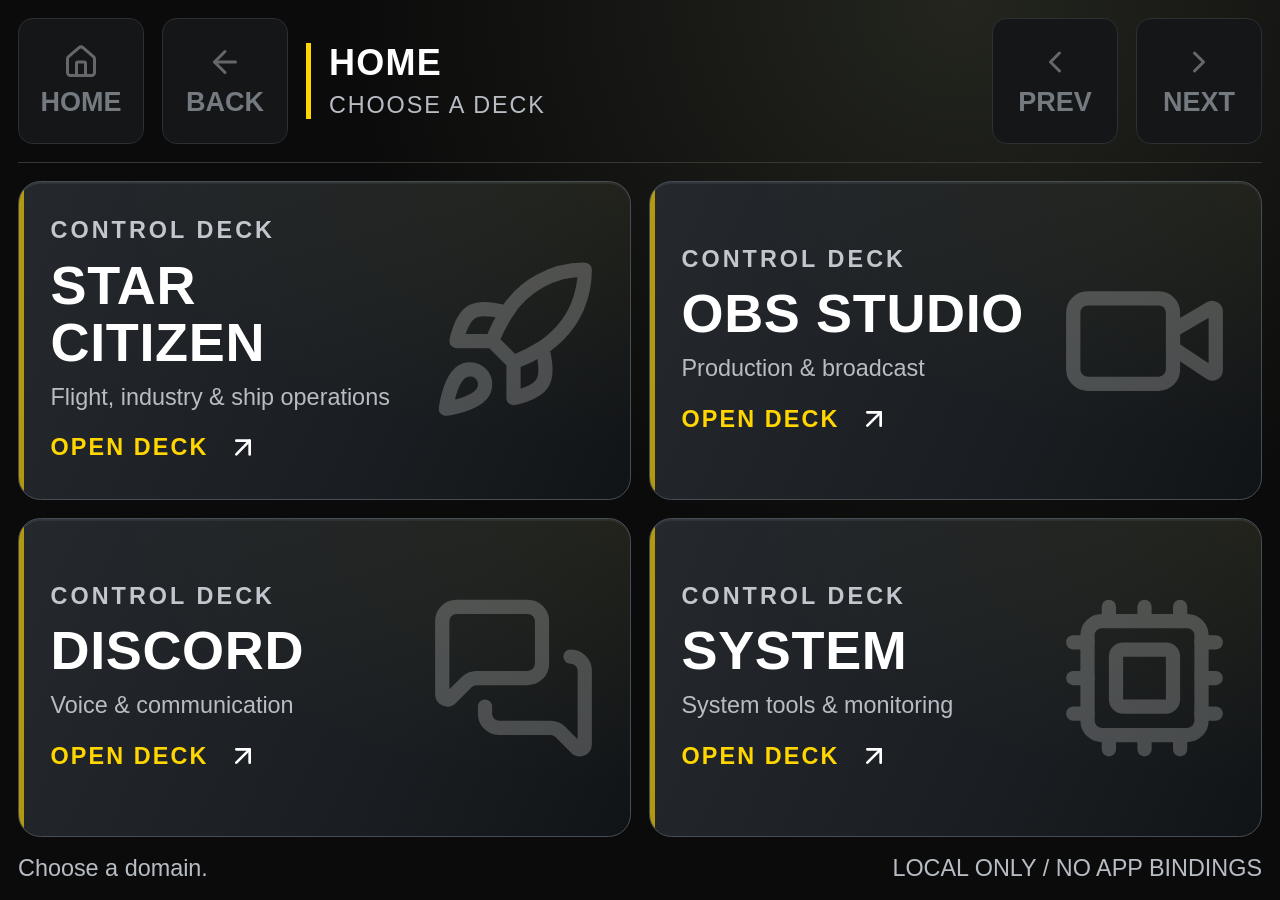
<file: prototypes/wp007-navigation/index.html>
<!doctype html>
<html lang="en">
<meta charset="utf-8">
<meta name="viewport" content="width=device-width,initial-scale=1">
<title>XEE WP-007 navigation prototype</title>
<style>
:root{--layout-unit:1vmin;--pad:calc(var(--layout-unit)*2);--gap:calc(var(--layout-unit)*2);--card-pad:calc(var(--layout-unit)*3.5);--radius:calc(var(--layout-unit)*2.5);--title:calc(var(--layout-unit)*6);--label:calc(var(--layout-unit)*3);--nav-font:calc(var(--layout-unit)*4);--touch:max(96px,calc(var(--layout-unit)*14));--accent:#ffd600;--muted:#b8bdc5;--line:max(1px,calc(var(--layout-unit)*.2));--focus:calc(var(--layout-unit)*.6)}
*{box-sizing:border-box}html,body{height:100%;margin:0}body{background:#0b0b0b;color:white;font-family:"Segoe UI",sans-serif}main{height:100%;padding:var(--pad);display:grid;grid-template-rows:auto minmax(0,1fr) auto;gap:var(--gap)}button{font:inherit;color:inherit;cursor:pointer;touch-action:manipulation;border:var(--line) solid #555d68;background:#1a1a1a;border-radius:var(--radius);min-width:var(--touch);min-height:var(--touch)}button:active:not(:disabled){background:#2a2f36;border-color:var(--accent)}button:focus-visible{outline:var(--focus) solid var(--accent);outline-offset:calc(var(--focus)*-1)}button:disabled{cursor:default;color:#777;border-color:#333}nav{display:grid;grid-template-columns:auto auto minmax(0,1fr) auto auto;gap:var(--gap);align-items:stretch}nav button{padding:var(--pad);font-weight:700;font-size:var(--nav-font)}.context{min-width:0;align-self:center;padding:0 var(--pad)}h1{font-size:var(--nav-font);margin:0;line-height:1.1;overflow-wrap:anywhere}#page{font-size:var(--label);color:var(--muted);margin-top:var(--pad)}#cards{min-height:0;display:grid;grid-template-columns:repeat(2,minmax(0,1fr));grid-template-rows:repeat(2,minmax(var(--touch),1fr));gap:var(--gap)}.tile{min-width:0;text-align:left;padding:var(--card-pad);display:flex;flex-direction:column;justify-content:center;gap:var(--pad)}.tile strong{font-size:var(--title);line-height:1.1}.tile span{font-size:var(--label);color:var(--muted)}.tile .open{color:var(--accent);font-weight:700}.placeholder{grid-column:1/-1;grid-row:1/-1;padding:var(--card-pad);border:var(--line) solid #555d68;border-radius:var(--radius);display:flex;flex-direction:column;justify-content:center;gap:var(--pad);background:#1a1a1a}.placeholder strong{font-size:var(--title)}.placeholder p{font-size:var(--nav-font);margin:0}.placeholder .state{color:var(--accent)}footer{font-size:var(--label);color:var(--muted);display:flex;justify-content:space-between;gap:var(--gap)}
#location:focus{outline:none}

/* WP-007 visual treatment. Lucide icons are original licensed assets. */
:root {
  --icon-size: calc(var(--layout-unit) * 19);
  --icon-nav: calc(var(--layout-unit) * 4);
  --icon-link: calc(var(--layout-unit) * 3.6);
  --small: calc(var(--layout-unit) * 2.6);
  --inset: calc(var(--layout-unit) * 3.5);
}
body { background: #0b0b0b; }
main { background: radial-gradient(ellipse at 75% 0%, #23251e 0%, transparent 45%), #0b0b0b; }
nav { padding-bottom: var(--gap); border-bottom: var(--line) solid #34382e; }
nav button { display: flex; flex-direction: column; align-items: center; justify-content: center; gap: calc(var(--gap) * .35); font-size: var(--label); border-radius: calc(var(--radius) * .65); background: linear-gradient(150deg,#252829,#161819); }
nav button img { width: var(--icon-nav); height: var(--icon-nav); filter: invert(1); }
nav button:disabled { background: #141617; color: #747a80; border-color: #2c3033; }
nav button:disabled img { opacity: .35; }
nav button:not(:disabled):hover { border-color: var(--accent); }
.context { border-left: calc(var(--line) * 3) solid var(--accent); }
#page { margin-top: calc(var(--pad) * .5); font-size: var(--small); letter-spacing: .08em; }
h1 { letter-spacing: .035em; }
.tile { position: relative; isolation: isolate; overflow: hidden; border-color: #454d55; border-radius: var(--radius); background: linear-gradient(115deg,#25292e 0%,#1a1e22 62%,#111417 100%); gap: calc(var(--pad) * .7); padding: var(--card-pad); box-shadow: inset 0 var(--line) 0 #ffffff12; }
.tile::before { content: ''; position: absolute; inset: 0 auto 0 0; width: calc(var(--line) * 3); background: var(--accent); opacity: .65; }
.tile::after { content: ''; z-index: -1; position: absolute; inset: 0; background: radial-gradient(ellipse at 100% 0%,#ffd6000d,transparent 60%); pointer-events: none; }
.tile:hover { border-color: #8e8761; background: linear-gradient(115deg,#2b3035,#171b1e); }
.tile:active { border-color: var(--accent); background: #30352d; }
.tile .tile-icon { position:absolute; pointer-events:none; right:var(--inset); top:50%; transform:translateY(-50%); width:var(--icon-size); height:var(--icon-size); filter:invert(1); opacity:.22; }
.tile .tile-kicker { color: #c2c7ce; font-size: var(--small); letter-spacing:.13em; font-weight:600; }
.tile strong { max-width: calc(100% - var(--icon-size) - var(--gap)); font-size:var(--title); line-height:1.06; letter-spacing:.012em; }
.tile .description { color:#b8bdc5; font-size:var(--small); max-width:calc(100% - var(--icon-size) - var(--gap)); }
.tile .open { display:flex; align-items:center; gap:var(--pad); margin-top:calc(var(--pad) * .45); font-size:var(--small); letter-spacing:.09em; }
.tile .open img { width:var(--icon-link); height:var(--icon-link); filter:invert(1); }
.placeholder { position:relative; overflow:hidden; background:linear-gradient(115deg,#25292e,#141719); border-color:#454d55; }
.placeholder .placeholder-icon { position:absolute; right:var(--card-pad); width:calc(var(--icon-size)*1.7); height:calc(var(--icon-size)*1.7); filter:invert(1); opacity:.12; pointer-events:none; }
.placeholder p { max-width:75%; line-height:1.35; }
footer { font-size:var(--small); }
@media (prefers-reduced-motion:no-preference) { .tile { transition: background-color 100ms ease, border-color 100ms ease; } }


/* Full-width horizontal XL: preserve routes and the two-by-two touch grid. */
@media (min-aspect-ratio: 3/1) {
  :root {
    --title: calc(var(--layout-unit) * 8);
    --nav-font: calc(var(--layout-unit) * 4.5);
    --small: calc(var(--layout-unit) * 3);
    --icon-size: calc(var(--layout-unit) * 22);
    --card-pad: calc(var(--layout-unit) * 4);
    --inset: calc(var(--layout-unit) * 4);
  }
}
</style>
<main>
 <nav aria-label="Global navigation">
  <button id="home" type="button"><img src="assets/lucide/house.svg" alt="" aria-hidden="true"><span>HOME</span></button>
  <button id="back" type="button"><img src="assets/lucide/arrow-left.svg" alt="" aria-hidden="true"><span>BACK</span></button>
  <div class="context"><h1 id="location" tabindex="-1">HOME</h1><div id="page"></div></div>
  <button id="prev" type="button" aria-label="Previous page"><img src="assets/lucide/chevron-left.svg" alt="" aria-hidden="true"><span>PREV</span></button>
  <button id="next" type="button" aria-label="Next page"><img src="assets/lucide/chevron-right.svg" alt="" aria-hidden="true"><span>NEXT</span></button>
 </nav>
 <section id="cards" aria-label="Deck destinations"></section>
 <footer><span id="feedback" role="status" aria-live="polite">Navigation prototype</span><span>LOCAL ONLY / NO APP BINDINGS</span></footer>
</main>
<script>
'use strict';
const domains=[['sc','STAR CITIZEN'],['obs','OBS STUDIO'],['discord','DISCORD'],['system','SYSTEM']];
const subdecks=[['sc.flight','FLIGHT'],['sc.combat','COMBAT'],['sc.mining','MINING'],['sc.salvage','SALVAGE'],['sc.cargo','CARGO'],['sc.utility','SHIP UTILITY']];
const labels=new Map([['home','HOME'],...domains,...subdecks]);

const art={
 sc:['rocket','Flight, industry & ship operations'],
 obs:['video','Production & broadcast'],
 discord:['messages-square','Voice & communication'],
 system:['cpu','System tools & monitoring'],
 'sc.flight':['plane','Flight deck'],
 'sc.combat':['swords','Combat deck'],
 'sc.mining':['pickaxe','Mining deck'],
 'sc.salvage':['recycle','Salvage deck'],
 'sc.cargo':['boxes','Cargo & logistics'],
 'sc.utility':['settings-2','Ship utility deck']
};
function icon(name,cls){const img=document.createElement('img');img.src='assets/lucide/'+name+'.svg';img.alt='';img.setAttribute('aria-hidden','true');img.className=cls;return img;}

let route='home',scPage=1;
const el=id=>document.getElementById(id);
function parent(id){return id.startsWith('sc.')?'sc':'home'}
function render(focusId){
 el('location').textContent=route.startsWith('sc.')?'STAR CITIZEN / '+labels.get(route):labels.get(route);
 el('page').textContent=route==='sc'?'PAGE '+scPage+' / 2':route==='home'?'CHOOSE A DECK':'NAVIGATION ONLY';
 el('home').disabled=route==='home';el('back').disabled=route==='home';
 el('prev').disabled=route!=='sc'||scPage===1;el('next').disabled=route!=='sc'||scPage===2;
 el('cards').replaceChildren();
 const items=route==='home'?domains:route==='sc'?subdecks.slice((scPage-1)*4,scPage*4):[];
 for(const [id,label] of items){
  const b=document.createElement('button');b.type='button';b.className='tile';b.dataset.route=id;
  const kicker=document.createElement('span');kicker.className='tile-kicker';kicker.textContent=route==='home'?'CONTROL DECK':'STAR CITIZEN';
  const name=document.createElement('strong');name.textContent=label;
  const hint=document.createElement('span');hint.className='open';hint.textContent='OPEN DECK';
  const description=document.createElement('span');description.className='description';description.textContent=art[id][1];
  hint.append(icon('arrow-up-right','link-icon'));
  b.append(icon(art[id][0],'tile-icon'),kicker,name,description,hint);b.addEventListener('click',()=>navigate(id));el('cards').append(b);
 }
 if(!items.length){
  const panel=document.createElement('div');panel.className='placeholder';
  const state=document.createElement('strong');state.className='state';state.textContent='NOT CONNECTED';
  const copy=document.createElement('p');copy.textContent='Navigation destination only. Application controls come later.';
  panel.append(icon(art[route][0],'placeholder-icon'),state,copy);el('cards').append(panel);
 }
 el('feedback').textContent=route==='home'?'Choose a domain.':labels.get(route)+(route==='sc'?' — page '+scPage:' — no application action sent.');
 const target=focusId&&[...document.querySelectorAll('[data-route]')].find(b=>b.dataset.route===focusId);
 (target||el('location')).focus({preventScroll:true});
}
function navigate(id){route=labels.has(id)?id:'home';if(route==='home')scPage=1;render()}
el('home').addEventListener('click',()=>navigate('home'));
el('back').addEventListener('click',()=>{const previous=route;route=parent(route);if(route==='home')scPage=1;render(previous)});
el('prev').addEventListener('click',()=>{if(route==='sc'&&scPage>1){scPage--;render()}});
el('next').addEventListener('click',()=>{if(route==='sc'&&scPage<2){scPage++;render()}});
render();
</script>
</html>
</file>
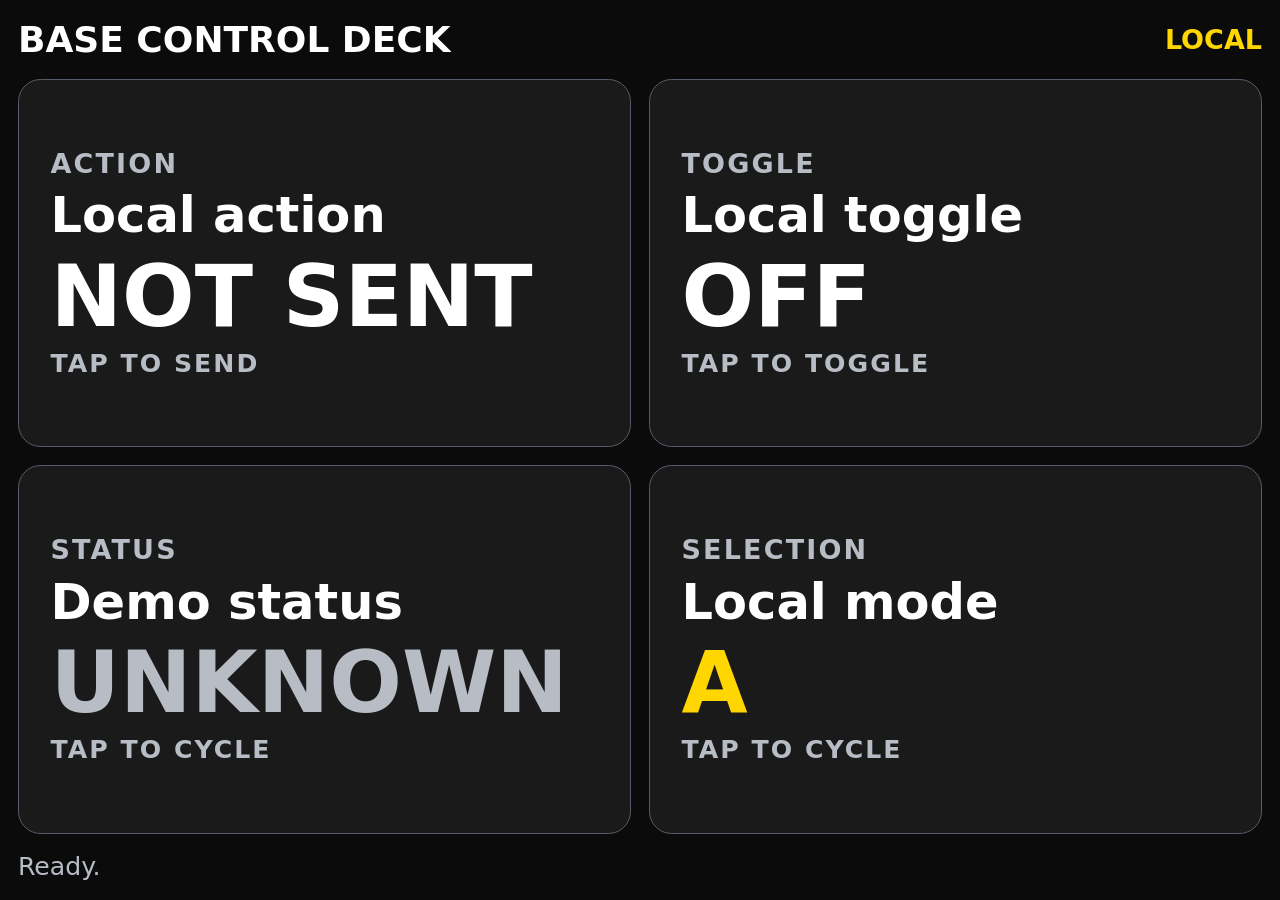
<file: widgets/xee-base-deck/index.html>
<!DOCTYPE html>
<html lang="en">
<head>
  <meta charset="utf-8" />
  <meta name="viewport" content="width=device-width, initial-scale=1" />
  <title>tr('XENEON Edge Base Deck')</title>
  <link rel="icon" href="resources/icon.svg" type="image/svg+xml" />
  <link rel="stylesheet" href="styles/main.css" />
  <meta name="x-icue-property" content="deckTitle" data-label="tr('Deck Title')" data-type="textfield" data-default="'BASE CONTROL DECK'" />
  <meta name="x-icue-property" content="accentColor" data-label="tr('Accent Color')" data-type="color" data-default="'#FFD600'" />
  <meta name="x-icue-property" content="backgroundColor" data-label="tr('Background')" data-type="color" data-default="'#0B0B0B'" />

  <script id="x-icue-groups" type="application/json">
  [
    {"title":"tr('XENEON Edge Base Deck')","properties":["deckTitle"]},
    {"title":"tr('Widget Personalization')","properties":["accentColor","backgroundColor"]}
  ]
  </script>
</head>
<body>
  <main id="deck" aria-label="XENEON Edge Base Control Deck">
    <header class="topbar">
      <h1 id="deck-title">BASE CONTROL DECK</h1>
      <span class="runtime-badge">LOCAL</span>
    </header>
    <section class="workspace" aria-label="Local demo controls">
      <button id="action-control" class="control-card" type="button">
        <span class="control-kicker">ACTION</span>
        <span class="control-title">Local action</span>
        <span id="action-state" class="control-value">NOT SENT</span>
        <span class="control-hint">TAP TO SEND</span>
      </button>
      <button id="toggle-control" class="control-card" type="button" aria-pressed="false">
        <span class="control-kicker">TOGGLE</span>
        <span class="control-title">Local toggle</span>
        <span id="toggle-state" class="control-value">OFF</span>
        <span class="control-hint">TAP TO TOGGLE</span>
      </button>
      <button id="status-control" class="control-card state-unknown" type="button">
        <span class="control-kicker">STATUS</span>
        <span class="control-title">Demo status</span>
        <span id="status-label" class="control-value">UNKNOWN</span>
        <span class="control-hint">TAP TO CYCLE</span>
      </button>
      <button id="selection-control" class="control-card" type="button">
        <span class="control-kicker">SELECTION</span>
        <span class="control-title">Local mode</span>
        <span id="selection-value" class="control-value">A</span>
        <span class="control-hint">TAP TO CYCLE</span>
      </button>
    </section>
    <footer class="footerbar">
      <span id="feedback-message" role="status" aria-live="polite" aria-atomic="true">Ready.</span>
      <span class="boundary">LOCAL ONLY / NO APP BINDINGS</span>
    </footer>
  </main>

  <script src="scripts/main.js"></script>
  <script>
    window.icueEvents = {
      onICUEInitialized: function(payload) { applySettings(payload && payload.settings); },
      onDataUpdated: function(payload) { applySettings(payload && payload.settings); }
    };

    if (typeof window.iCUE_initialized !== "undefined" && window.iCUE_initialized) {
      applySettings();
    }
  </script>
</body>
</html>
</file>
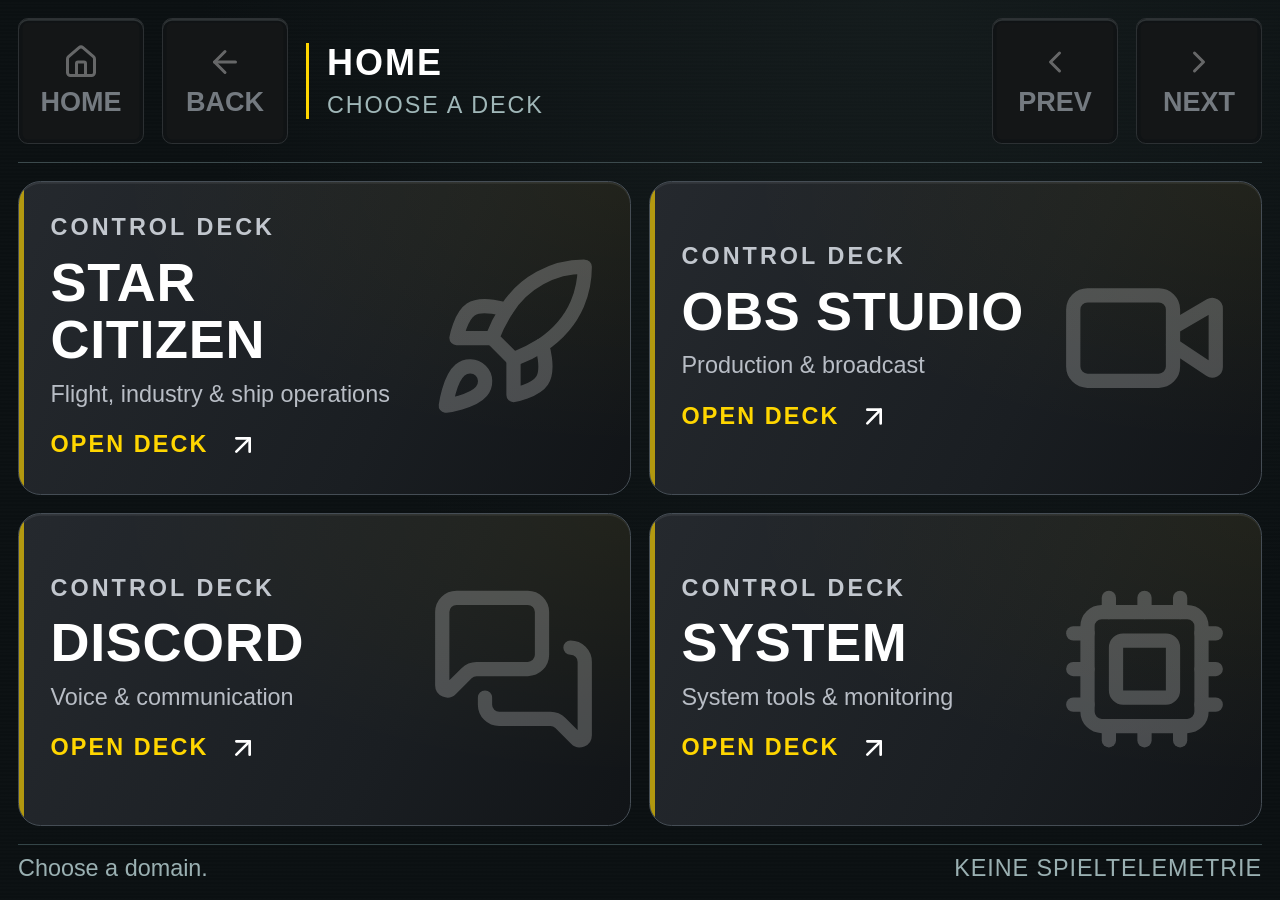
<file: widgets/xee-flight-deck/index.html>
<!DOCTYPE html>
<html lang="de">
<head>
  <meta charset="utf-8" />
  <meta name="viewport" content="width=device-width,initial-scale=1" />
  <title>tr('XENEON Edge Star Citizen Deck')</title>
  <link rel="icon" href="resources/icon.svg" type="image/svg+xml" />
  <link rel="stylesheet" href="styles/main.css" />
</head>
<body>
<main>
 <nav aria-label="Global navigation">
  <button id="home" type="button"><img src="assets/lucide/house.svg" alt="" aria-hidden="true"><span>HOME</span></button>
  <button id="back" type="button"><img src="assets/lucide/arrow-left.svg" alt="" aria-hidden="true"><span>BACK</span></button>
  <div class="context"><h1 id="location" tabindex="-1">HOME</h1><div id="page"></div></div>
  <button id="prev" type="button" aria-label="Previous page"><img src="assets/lucide/chevron-left.svg" alt="" aria-hidden="true"><span>PREV</span></button>
  <button id="next" type="button" aria-label="Next page"><img src="assets/lucide/chevron-right.svg" alt="" aria-hidden="true"><span>NEXT</span></button>
  <button id="flight-mode" type="button" hidden="hidden"><strong>COMBAT</strong><span>SCM anfordern</span></button>
  <button id="flight-arm" type="button" hidden="hidden"><strong>VERBINDEN</strong><span>Stream Deck</span></button>
 </nav>
 <section id="cards" aria-label="Deck destinations"></section>
 <footer><span id="feedback" role="status" aria-live="polite">Navigation prototype</span><span id="flight-feedback" role="status" aria-live="polite" hidden="hidden"><strong id="flight-state"></strong><span id="flight-detail"></span></span><span>KEINE SPIELTELEMETRIE</span></footer>
</main>
  <script src="scripts/catalog.js"></script>
  <script src="scripts/flight.js"></script>
  <script src="scripts/main.js"></script>
  <script>
    // Transport initialization is owned by the Stream Deck callback.
    window.icueEvents = {
      onICUEInitialized: function() {},
      onDataUpdated: function() {}
    };
  </script>
</body>
</html>
</file>
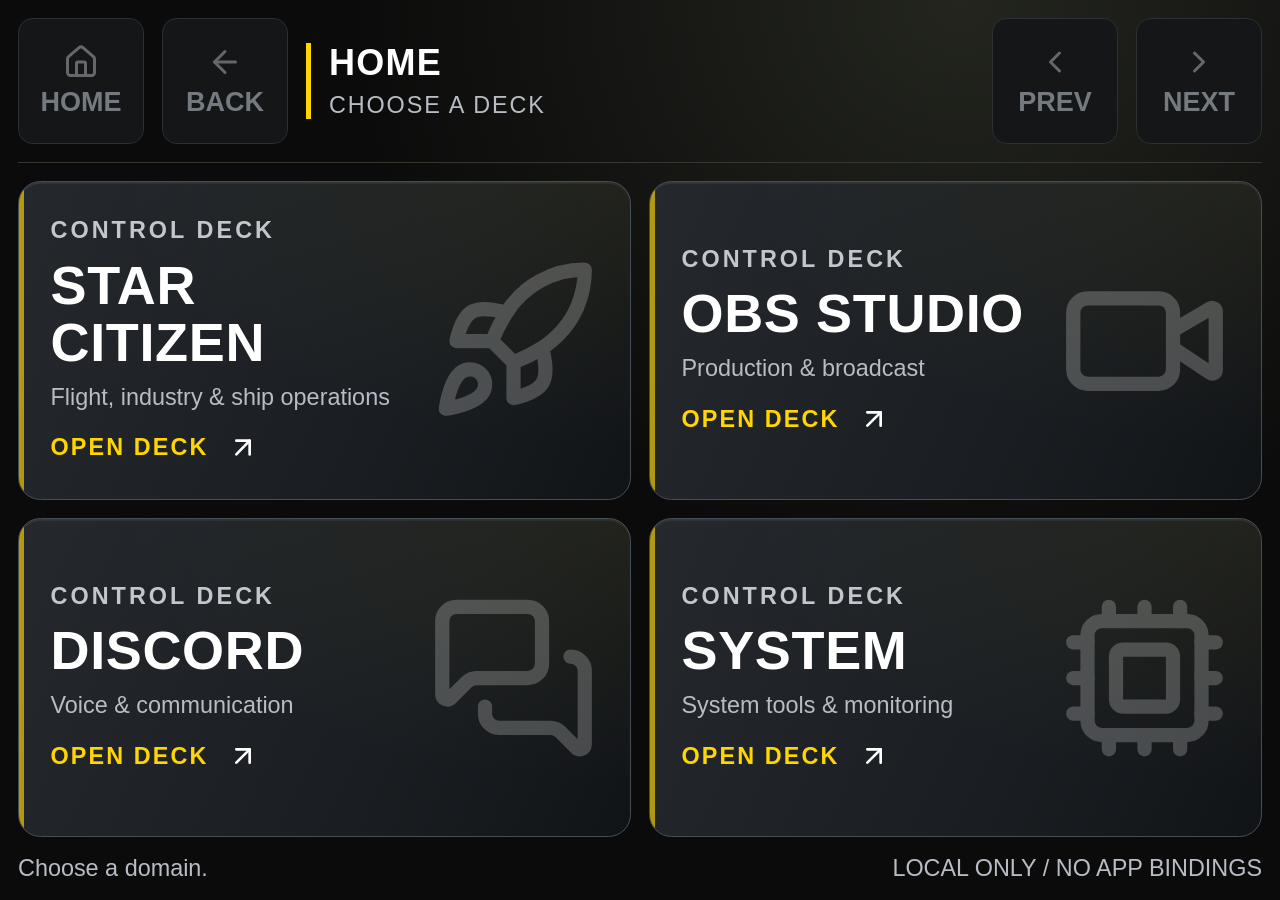
<file: widgets/xee-navigation-deck/index.html>
<!DOCTYPE html>
<html lang="en">
<head>
  <meta charset="utf-8" />
  <meta name="viewport" content="width=device-width,initial-scale=1" />
  <title>tr('XENEON Edge Navigation Deck')</title>
  <link rel="icon" href="resources/icon.svg" type="image/svg+xml" />
  <link rel="stylesheet" href="styles/main.css" />
</head>
<body>
<main>
 <nav aria-label="Global navigation">
  <button id="home" type="button"><img src="assets/lucide/house.svg" alt="" aria-hidden="true"><span>HOME</span></button>
  <button id="back" type="button"><img src="assets/lucide/arrow-left.svg" alt="" aria-hidden="true"><span>BACK</span></button>
  <div class="context"><h1 id="location" tabindex="-1">HOME</h1><div id="page"></div></div>
  <button id="prev" type="button" aria-label="Previous page"><img src="assets/lucide/chevron-left.svg" alt="" aria-hidden="true"><span>PREV</span></button>
  <button id="next" type="button" aria-label="Next page"><img src="assets/lucide/chevron-right.svg" alt="" aria-hidden="true"><span>NEXT</span></button>
 </nav>
 <section id="cards" aria-label="Deck destinations"></section>
 <footer><span id="feedback" role="status" aria-live="polite">Navigation prototype</span><span>LOCAL ONLY / NO APP BINDINGS</span></footer>
</main>
  <script src="scripts/main.js"></script>
  <script>
    // No subscriptions or app bindings. Host callbacks must not reset navigation.
    window.icueEvents = {
      onICUEInitialized: function() {},
      onDataUpdated: function() {}
    };
  </script>
</body>
</html>
</file>
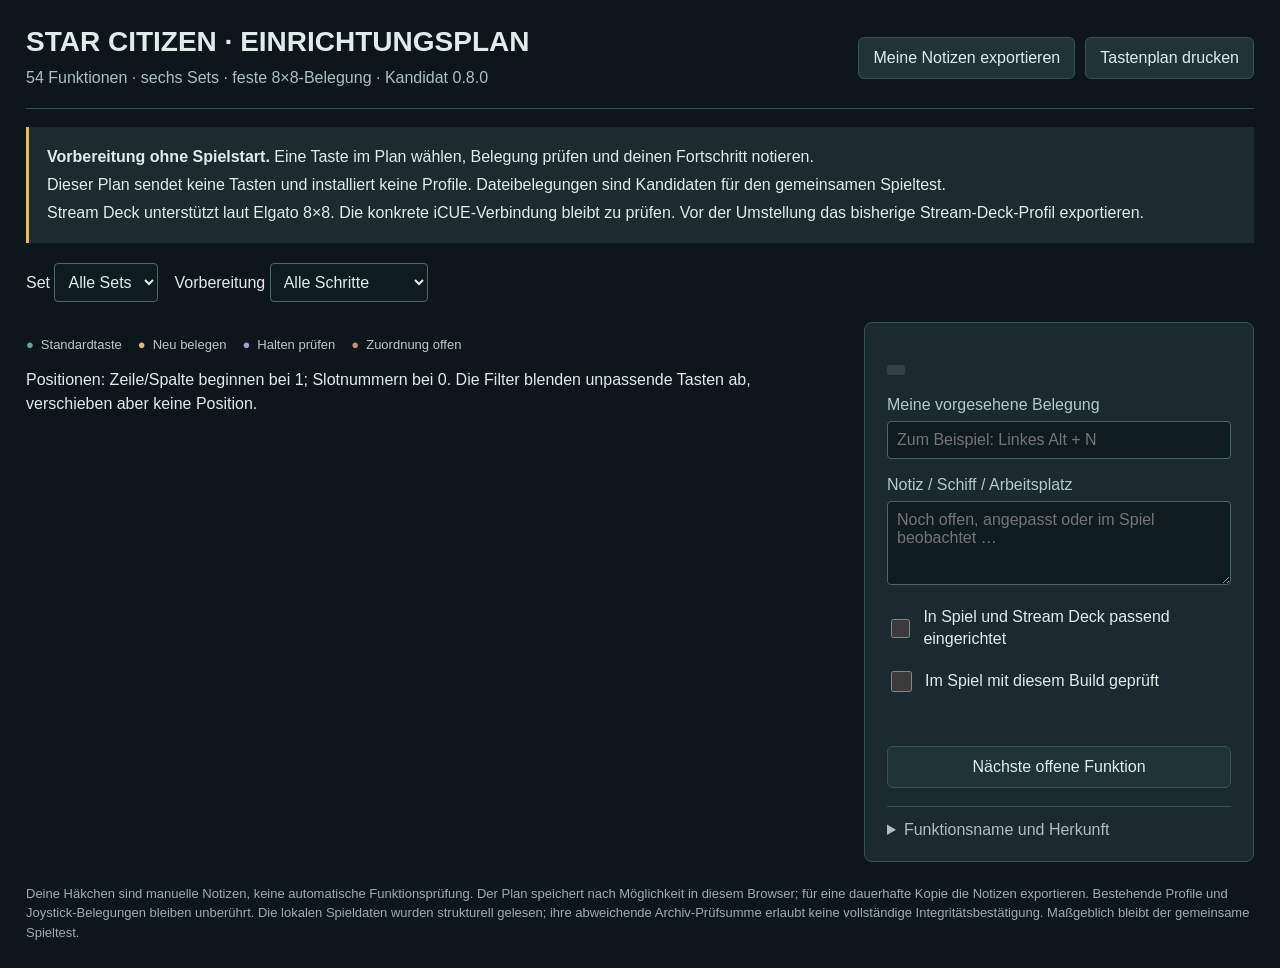
<file: tools/setup-plan.html>
<!doctype html>
<html lang="de"><meta charset="utf-8"><meta name="viewport" content="width=device-width,initial-scale=1">
<title>XEE · Star Citizen einrichten</title>
<style>
:root{color-scheme:dark;font:16px 'Segoe UI',sans-serif;background:#0d171b;color:#dfedea;--edge:#385255;--mint:#aedbd0;--gold:#dfbf61}
*{box-sizing:border-box}body{margin:0;padding:26px}header{display:flex;align-items:center;justify-content:space-between;gap:24px;border-bottom:1px solid var(--edge);padding-bottom:18px}h1{margin:0;font:600 28px Bahnschrift,'Segoe UI',sans-serif}h2{font-size:24px;margin:0 0 16px}p{line-height:1.5}header p{margin:8px 0 0;color:#acc0bf}button,input,select,textarea{font:inherit;color:inherit}button{cursor:pointer;border:1px solid var(--edge);border-radius:6px;background:#203337;padding:11px 14px}button:hover{border-color:var(--mint)}button:focus-visible,input:focus-visible,select:focus-visible,textarea:focus-visible{outline:3px solid var(--gold);outline-offset:3px}button:disabled{cursor:default;opacity:.45}#actions{display:flex;gap:10px;flex-wrap:wrap}#intro{padding:14px 18px;background:#1c2b2d;border-left:3px solid var(--gold);margin:18px 0}#intro p{margin:4px 0}#filters{display:flex;gap:16px;align-items:center;flex-wrap:wrap;margin:20px 0}select,input,textarea{background:#0e1c20;border:1px solid #4d6669;border-radius:4px;padding:9px}#progress{margin-left:auto;color:var(--mint)}main{display:grid;grid-template-columns:minmax(800px,1fr) minmax(320px,390px);gap:24px}.map-shell{overflow:auto}.grid{display:grid;grid-template-columns:repeat(8,minmax(94px,1fr));gap:7px;min-width:800px}.slot{position:relative;min-height:104px;text-align:left;display:flex;flex-direction:column;gap:7px;padding:10px;border-top:3px solid #65a893}.slot[data-category="Neu belegen"]{border-top-color:var(--gold)}.slot[data-category="Zuordnung offen"]{border-top-color:#d68777}.slot[data-category="Halten pruefen"]{border-top-color:#a49dd3}.slot strong{font:600 14px Bahnschrift,'Segoe UI',sans-serif;overflow-wrap:anywhere;line-height:1.25}.slot small{font-size:12px;color:#9db7b7}.slot b{font:600 18px Bahnschrift,'Segoe UI',sans-serif;color:var(--mint)}.slot[aria-pressed="true"]{outline:2px solid var(--gold);background:#324138}.slot.dim{opacity:.26}.slot.empty{background:#101c20;border-top-color:#354449}.legend{display:flex;gap:16px;flex-wrap:wrap;font-size:13px;color:#bbc9c8;margin-top:15px}.legend span::before{content:'●';color:var(--dot);margin-right:7px}aside{padding:22px;background:#1b2a2e;border:1px solid var(--edge);border-radius:8px;align-self:start}#position{color:var(--gold);font-weight:600;margin:0 0 9px}#kind{display:inline-block;padding:5px 9px;background:#334247;border-radius:3px;font-size:14px}#hint{color:#d4ded9}label.field{display:block;margin:17px 0 7px;color:#b3cac5}#binding,textarea{width:100%}textarea{resize:vertical;min-height:84px}label.check{display:flex;gap:10px;align-items:center;margin:17px 0;line-height:1.4}input[type=checkbox]{width:21px;height:21px;accent-color:var(--mint)}#saved{font-size:13px;color:#9ebbb4;min-height:19px}details{border-top:1px solid var(--edge);padding-top:14px;margin-top:18px}summary{cursor:pointer;color:#acbebd}dl{font-size:13px;overflow-wrap:anywhere;line-height:1.45}dt{color:#9cb7b5;margin-top:9px}dd{margin:3px 0 10px}footer{font-size:13px;color:#9badad;margin-top:22px;line-height:1.5}#next-slot{width:100%;margin-top:15px}@media(max-width:1200px){main{grid-template-columns:1fr}aside{max-width:100%}header{align-items:flex-start}body{padding:16px}}@media print{body{background:white;color:black}header,#filters,#intro,aside,#actions{display:none}main{display:block}.slot,.slot.dim{color:black;opacity:1;background:white!important;border-color:#888}b,small{color:black!important}.grid{min-width:0}.slot{min-height:90px}footer{color:black}}
</style>
<header><div><h1>STAR CITIZEN · EINRICHTUNGSPLAN</h1><p>54 Funktionen · sechs Sets · feste 8×8-Belegung · Kandidat 0.8.0</p></div><div id="actions"><button id="export">Meine Notizen exportieren</button><button id="print">Tastenplan drucken</button></div></header>
<section id="intro"><p><strong>Vorbereitung ohne Spielstart.</strong> Eine Taste im Plan wählen, Belegung prüfen und deinen Fortschritt notieren.</p><p>Dieser Plan sendet keine Tasten und installiert keine Profile. Dateibelegungen sind Kandidaten für den gemeinsamen Spieltest.</p><p>Stream Deck unterstützt laut Elgato 8×8. Die konkrete iCUE-Verbindung bleibt zu prüfen. Vor der Umstellung das bisherige Stream-Deck-Profil exportieren.</p></section>
<section id="filters"><label>Set <select id="set"><option value="">Alle Sets</option></select></label><label>Vorbereitung <select id="category"><option value="">Alle Schritte</option><option>Standardtaste</option><option>Neu belegen</option><option>Halten pruefen</option><option>Zuordnung offen</option></select></label><span id="progress" role="status"></span></section>
<main><section class="map-shell"><div class="grid" id="grid" aria-label="Virtuelle Tasten, zeilenweise von Slot 0 bis 63"></div><div class="legend"><span style="--dot:#65a893">Standardtaste</span><span style="--dot:#dfbf61">Neu belegen</span><span style="--dot:#a49dd3">Halten prüfen</span><span style="--dot:#d68777">Zuordnung offen</span></div><p>Positionen: Zeile/Spalte beginnen bei 1; Slotnummern bei 0. Die Filter blenden unpassende Tasten ab, verschieben aber keine Position.</p></section>
<aside id="detail"><p id="position"></p><h2 id="label"></h2><span id="kind"></span><p id="hint"></p><p id="default"></p><label class="field" for="binding">Meine vorgesehene Belegung</label><input id="binding" placeholder="Zum Beispiel: Linkes Alt + N"><label class="field" for="notes">Notiz / Schiff / Arbeitsplatz</label><textarea id="notes" placeholder="Noch offen, angepasst oder im Spiel beobachtet …"></textarea><label class="check"><input type="checkbox" id="configured">In Spiel und Stream Deck passend eingerichtet</label><label class="check"><input type="checkbox" id="tested">Im Spiel mit diesem Build geprüft</label><div id="saved" role="status"></div><button id="next-slot">Nächste offene Funktion</button><details><summary>Funktionsname und Herkunft</summary><dl id="technical"></dl></details></aside></main>
<footer>Deine Häkchen sind manuelle Notizen, keine automatische Funktionsprüfung. Der Plan speichert nach Möglichkeit in diesem Browser; für eine dauerhafte Kopie die Notizen exportieren. Bestehende Profile und Joystick-Belegungen bleiben unberührt. Die lokalen Spieldaten wurden strukturell gelesen; ihre abweichende Archiv-Prüfsumme erlaubt keine vollständige Integritätsbestätigung. Maßgeblich bleibt der gemeinsame Spieltest.</footer>
<script>
'use strict';
const plan=/*PLAN_DATA*/;
const bySlot=new Map(plan.entries.map(e=>[e.slot,e]));
const $=id=>document.getElementById(id),storageKey='xee-setup-080-v1';let saved={},selected=0,storageOK=true;
try{const parsed=JSON.parse(localStorage.getItem(storageKey)||'{}');if(parsed&&typeof parsed==='object'&&!Array.isArray(parsed))saved=parsed;}catch(_){storageOK=false;}
const status=e=>{const s=saved[e.slot];return s&&typeof s==='object'?s:{}};
for(const name of [...new Set(plan.entries.flatMap(e=>e.sets))]){const option=document.createElement('option');option.value=name;option.textContent=name;$('set').append(option);}
function matches(e){return(!$('set').value||e.sets.includes($('set').value))&&(!$('category').value||e.category===$('category').value);}
function renderGrid(){
 $('grid').replaceChildren();for(let i=0;i<64;i++){
  const e=bySlot.get(i),button=document.createElement('button');button.type='button';button.className='slot';button.dataset.slot=String(i);button.setAttribute('aria-pressed',String(i===selected));
  const number=document.createElement('b');number.textContent=String(i).padStart(2,'0');button.append(number);
  const title=document.createElement('strong');title.textContent=e?e.label:'FREI LASSEN';button.append(title);
  const pos=document.createElement('small');pos.textContent='Z '+(Math.floor(i/8)+1)+' · S '+(i%8+1)+(e&&status(e).tested?' · geprüft':e&&status(e).configured?' · belegt':'');button.append(pos);
  if(e){button.dataset.category=e.category;button.classList.toggle('dim',!matches(e));button.addEventListener('click',()=>select(i));}else{button.disabled=true;button.classList.add('empty');}
  $('grid').append(button);
 }
 const configured=plan.entries.filter(e=>status(e).configured).length,tested=plan.entries.filter(e=>status(e).tested).length;
 $('progress').textContent=configured+'/54 eingerichtet · '+tested+'/54 im Spiel geprüft';
}
function select(slot){
 selected=slot;const e=bySlot.get(slot),s=status(e);renderGrid();
 $('position').textContent='SLOT '+slot+' · ZEILE '+e.row+' / SPALTE '+e.column;
 $('label').textContent=e.label;$('kind').textContent=e.category;$('hint').textContent=e.note;
 $('default').textContent='Dateivorgabe: '+(e.keyboard||e.mouse||'keine Tastaturtaste')+'. Spieltest: '+e.acceptance+'.';
 $('binding').value=typeof s.binding==='string'?s.binding:'';$('notes').value=typeof s.notes==='string'?s.notes:'';
 $('configured').checked=!!s.configured;$('tested').checked=!!s.tested;$('saved').textContent=storageOK?'Notizen werden nur lokal gespeichert.':'Lokales Speichern nicht verfügbar – bitte exportieren.';
 $('technical').replaceChildren();for(const [key,val]of Object.entries({'Actionmap':e.map||'noch nicht eindeutig','Befehl':e.action||'noch nicht eindeutig','Aktivierung':e.activation,'Sets':e.sets.join(', '),'Position in 0.7.x':e.previousPosition?'Zeile '+e.previousPosition[0]+' / Spalte '+e.previousPosition[1]:'neu seit 0.8.0','Lokaler Build':plan.source.buildBranch+' / '+plan.source.buildVersion})){
  const dt=document.createElement('dt'),dd=document.createElement('dd');dt.textContent=key;dd.textContent=val;$('technical').append(dt,dd);
 }
}
function save(){saved[selected]={binding:$('binding').value,notes:$('notes').value,configured:$('configured').checked,tested:$('tested').checked};try{localStorage.setItem(storageKey,JSON.stringify(saved));storageOK=true;}catch(_){storageOK=false;}$('saved').textContent=storageOK?'Lokal gespeichert.':'Nur in dieser Ansicht vorhanden – bitte exportieren.';renderGrid();}
for(const id of ['binding','notes'])$(id).addEventListener('input',save);for(const id of ['configured','tested'])$(id).addEventListener('change',save);
for(const id of ['set','category'])$(id).addEventListener('change',renderGrid);
$('next-slot').addEventListener('click',()=>{const pending=plan.entries.filter(e=>matches(e)&&!status(e).configured);if(!pending.length){$('saved').textContent='Alle Funktionen dieses Filters sind als eingerichtet markiert.';return;}select((pending.find(e=>e.slot>selected)||pending[0]).slot);});
$('print').addEventListener('click',()=>window.print());
$('export').addEventListener('click',()=>{const report={version:plan.version,exportedAt:new Date().toISOString(),kind:'Manuelle Einrichtungsnotizen, keine Telemetrie',entries:plan.entries.map(e=>({slot:e.slot,label:e.label,...status(e)}))};const link=document.createElement('a');const objectURL=URL.createObjectURL(new Blob([JSON.stringify(report,null,2)],{type:'application/json'}));link.href=objectURL;link.download='XEE-Einrichtungsnotizen.json';link.click();setTimeout(()=>URL.revokeObjectURL(objectURL),1000);});
select(0);
</script></html>
</file>
<file: widgets/xee-base-deck/styles/main.css>
:root {
  --dark: #0B0B0B;
  --surface: #1A1A1A;
  --slate: #2A2F36;
  --white: #FFFFFF;
  --accent: #FFD600;
  --muted: #B8BDC5;
  --border: #555D68;

  /* One stage baseline. Physical L 1689x697 is authoritative.
     The floor protects compact labels; there is no preview calibration. */
  --layout-unit: max(4px, 1vmin);
  --space-stage: calc(var(--layout-unit) * 2);
  --space-gap: calc(var(--layout-unit) * 2);
  --space-card: calc(var(--layout-unit) * 3.5);
  --space-detail: calc(var(--layout-unit) * 0.8);
  --font-header: calc(var(--layout-unit) * 4);
  --font-label: calc(var(--layout-unit) * 3);
  --font-control: calc(var(--layout-unit) * 5.5);
  --font-state: calc(var(--layout-unit) * 9.5);
  --font-secondary: calc(var(--layout-unit) * 2.8);
  --radius-card: calc(var(--layout-unit) * 2.5);
  --line-border: max(1px, calc(var(--layout-unit) * 0.2));
  --line-focus: calc(var(--layout-unit) * 0.6);
  --touch-min: max(96px, calc(var(--layout-unit) * 14));
}

* { box-sizing: border-box; }
html, body { width: 100%; height: 100%; margin: 0; }
body {
  background: var(--dark);
  color: var(--white);
  font-family: "Segoe UI", system-ui, sans-serif;
  user-select: none;
  -webkit-user-select: none;
}
#deck {
  width: 100%;
  height: 100%;
  display: grid;
  grid-template-rows: auto minmax(0, 1fr) auto;
  gap: var(--space-gap);
  padding: var(--space-stage);
  background: var(--dark);
}
.topbar, .footerbar {
  display: flex;
  align-items: center;
  justify-content: space-between;
  gap: var(--space-gap);
  min-width: 0;
}
h1 {
  min-width: 0;
  margin: 0;
  overflow: hidden;
  text-overflow: ellipsis;
  white-space: nowrap;
  font-size: var(--font-header);
  line-height: 1.2;
  font-weight: 700;
}
.runtime-badge { color: var(--accent); font-size: var(--font-label); font-weight: 800; }
.workspace {
  min-width: 0;
  min-height: 0;
  display: grid;
  grid-template-columns: repeat(2, minmax(0, 1fr));
  grid-template-rows: repeat(2, minmax(var(--touch-min), 1fr));
  gap: var(--space-gap);
}
.control-card {
  appearance: none;
  min-width: var(--touch-min);
  min-height: var(--touch-min);
  margin: 0;
  padding: var(--space-card);
  display: flex;
  flex-direction: column;
  align-items: flex-start;
  justify-content: center;
  gap: var(--space-detail);
  border: var(--line-border) solid var(--border);
  border-radius: var(--radius-card);
  background: var(--surface);
  color: var(--white);
  font: inherit;
  text-align: left;
  cursor: pointer;
  touch-action: manipulation;
  -webkit-tap-highlight-color: transparent;
}
.control-kicker, .control-hint {
  color: var(--muted);
  font-weight: 700;
  line-height: 1.2;
  letter-spacing: 0.08em;
}
.control-kicker { font-size: var(--font-label); }
.control-title { font-size: var(--font-control); font-weight: 600; line-height: 1.15; }
.control-value {
  max-width: 100%;
  font-size: var(--font-state);
  font-weight: 800;
  line-height: 1.05;
  font-variant-numeric: tabular-nums;
  overflow-wrap: anywhere;
}
.control-hint { font-size: var(--font-secondary); }
.control-card:active { background: var(--slate); border-color: var(--accent); }
.control-card:focus-visible { outline: var(--line-focus) solid var(--accent); outline-offset: calc(var(--line-focus) * -1); }
#toggle-control[aria-pressed="true"], .state-ready { border-color: var(--accent); }
#toggle-control[aria-pressed="true"] .control-value, .state-ready .control-value,
#selection-value { color: var(--accent); }
.state-attention { border-style: dashed; }
.state-attention .control-value::before { content: "! "; }
.state-unknown .control-value { color: var(--muted); }
.footerbar { color: var(--muted); font-size: var(--font-secondary); line-height: 1.2; }
#feedback-message { min-width: 0; }
.boundary { flex-shrink: 0; }

/* Compact landscape: remove secondary content before compressing controls.
   Macro-grid and touch floor stay intact. Physical L uses the full layout. */
@media (max-height: 400px) and (min-aspect-ratio: 3/2) {
  .control-title, .control-hint, .boundary { display: none; }
}
@media (max-aspect-ratio: 3/2) {
  .boundary { display: none; }
}
</file>
<file: widgets/xee-flight-deck/styles/main.css>
:root{--layout-unit:1vmin;--pad:calc(var(--layout-unit)*2);--gap:calc(var(--layout-unit)*2);--card-pad:calc(var(--layout-unit)*3.5);--radius:calc(var(--layout-unit)*2.5);--title:calc(var(--layout-unit)*6);--label:calc(var(--layout-unit)*3);--nav-font:calc(var(--layout-unit)*4);--touch:max(96px,calc(var(--layout-unit)*14));--accent:#ffd600;--muted:#b8bdc5;--line:max(1px,calc(var(--layout-unit)*.2));--focus:calc(var(--layout-unit)*.6)}
*{box-sizing:border-box}html,body{height:100%;margin:0}body{background:#0b0b0b;color:white;font-family:"Segoe UI",sans-serif}main{height:100%;padding:var(--pad);display:grid;grid-template-rows:auto minmax(0,1fr) auto;gap:var(--gap)}button{font:inherit;color:inherit;cursor:pointer;touch-action:manipulation;border:var(--line) solid #555d68;background:#1a1a1a;border-radius:var(--radius);min-width:var(--touch);min-height:var(--touch)}button:active:not(:disabled){background:#2a2f36;border-color:var(--accent)}button:focus-visible{outline:var(--focus) solid var(--accent);outline-offset:calc(var(--focus)*-1)}button:disabled{cursor:default;color:#777;border-color:#333}nav{display:grid;grid-template-columns:auto auto minmax(0,1fr) auto auto;gap:var(--gap);align-items:stretch}nav button{padding:var(--pad);font-weight:700;font-size:var(--nav-font)}.context{min-width:0;align-self:center;padding:0 var(--pad)}h1{font-size:var(--nav-font);margin:0;line-height:1.1;overflow-wrap:anywhere}#page{font-size:var(--label);color:var(--muted);margin-top:var(--pad)}#cards{min-height:0;display:grid;grid-template-columns:repeat(2,minmax(0,1fr));grid-template-rows:repeat(2,minmax(var(--touch),1fr));gap:var(--gap)}.tile{min-width:0;text-align:left;padding:var(--card-pad);display:flex;flex-direction:column;justify-content:center;gap:var(--pad)}.tile strong{font-size:var(--title);line-height:1.1}.tile span{font-size:var(--label);color:var(--muted)}.tile .open{color:var(--accent);font-weight:700}.placeholder{grid-column:1/-1;grid-row:1/-1;padding:var(--card-pad);border:var(--line) solid #555d68;border-radius:var(--radius);display:flex;flex-direction:column;justify-content:center;gap:var(--pad);background:#1a1a1a}.placeholder strong{font-size:var(--title)}.placeholder p{font-size:var(--nav-font);margin:0}.placeholder .state{color:var(--accent)}footer{font-size:var(--label);color:var(--muted);display:flex;justify-content:space-between;gap:var(--gap)}
#location:focus{outline:none}

/* WP-007 visual treatment. Lucide icons are original licensed assets. */
:root {
  --icon-size: calc(var(--layout-unit) * 19);
  --icon-nav: calc(var(--layout-unit) * 4);
  --icon-link: calc(var(--layout-unit) * 3.6);
  --small: calc(var(--layout-unit) * 2.6);
  --inset: calc(var(--layout-unit) * 3.5);
}
body { background: #0b0b0b; }
main { background: radial-gradient(ellipse at 75% 0%, #23251e 0%, transparent 45%), #0b0b0b; }
nav { padding-bottom: var(--gap); border-bottom: var(--line) solid #34382e; }
nav button { display: flex; flex-direction: column; align-items: center; justify-content: center; gap: calc(var(--gap) * .35); font-size: var(--label); border-radius: calc(var(--radius) * .65); background: linear-gradient(150deg,#252829,#161819); }
nav button img { width: var(--icon-nav); height: var(--icon-nav); filter: invert(1); }
nav button:disabled { background: #141617; color: #747a80; border-color: #2c3033; }
nav button:disabled img { opacity: .35; }
nav button:not(:disabled):hover { border-color: var(--accent); }
.context { border-left: calc(var(--line) * 3) solid var(--accent); }
#page { margin-top: calc(var(--pad) * .5); font-size: var(--small); letter-spacing: .08em; }
h1 { letter-spacing: .035em; }
.tile { position: relative; isolation: isolate; overflow: hidden; border-color: #454d55; border-radius: var(--radius); background: linear-gradient(115deg,#25292e 0%,#1a1e22 62%,#111417 100%); gap: calc(var(--pad) * .7); padding: var(--card-pad); box-shadow: inset 0 var(--line) 0 #ffffff12; }
.tile::before { content: ''; position: absolute; inset: 0 auto 0 0; width: calc(var(--line) * 3); background: var(--accent); opacity: .65; }
.tile::after { content: ''; z-index: -1; position: absolute; inset: 0; background: radial-gradient(ellipse at 100% 0%,#ffd6000d,transparent 60%); pointer-events: none; }
.tile:hover { border-color: #8e8761; background: linear-gradient(115deg,#2b3035,#171b1e); }
.tile:active { border-color: var(--accent); background: #30352d; }
.tile .tile-icon { position:absolute; pointer-events:none; right:var(--inset); top:50%; transform:translateY(-50%); width:var(--icon-size); height:var(--icon-size); filter:invert(1); opacity:.22; }
.tile .tile-kicker { color: #c2c7ce; font-size: var(--small); letter-spacing:.13em; font-weight:600; }
.tile strong { max-width: calc(100% - var(--icon-size) - var(--gap)); font-size:var(--title); line-height:1.06; letter-spacing:.012em; }
.tile .description { color:#b8bdc5; font-size:var(--small); max-width:calc(100% - var(--icon-size) - var(--gap)); }
.tile .open { display:flex; align-items:center; gap:var(--pad); margin-top:calc(var(--pad) * .45); font-size:var(--small); letter-spacing:.09em; }
.tile .open img { width:var(--icon-link); height:var(--icon-link); filter:invert(1); }
.placeholder { position:relative; overflow:hidden; background:linear-gradient(115deg,#25292e,#141719); border-color:#454d55; }
.placeholder .placeholder-icon { position:absolute; right:var(--card-pad); width:calc(var(--icon-size)*1.7); height:calc(var(--icon-size)*1.7); filter:invert(1); opacity:.12; pointer-events:none; }
.placeholder p { max-width:75%; line-height:1.35; }
footer { font-size:var(--small); }
@media (prefers-reduced-motion:no-preference) { .tile { transition: background-color 100ms ease, border-color 100ms ease; } }

/* Full-width horizontal XL: preserve routes and the two-by-two touch grid. */
@media (min-aspect-ratio: 3/1) {
  :root {
    --title: calc(var(--layout-unit) * 8);
    --nav-font: calc(var(--layout-unit) * 4.5);
    --small: calc(var(--layout-unit) * 3);
    --icon-size: calc(var(--layout-unit) * 22);
    --card-pad: calc(var(--layout-unit) * 4);
    --inset: calc(var(--layout-unit) * 4);
  }
}

/* Cockpit presentation inspired by the maintainer's panel reference.
   All geometry derives from the shared layout unit. Bezel details are decorative;
   illuminated faces indicate an enabled widget action, never an observed ship state. */
:root {
  --rail-width: calc(var(--layout-unit) * 42);
  --rail-font: calc(var(--layout-unit) * 3.1);
  --action-title: calc(var(--layout-unit) * 5.4);
  --action-gap: calc(var(--layout-unit) * 1.1);
  --action-inset: calc(var(--layout-unit) * 3);
  --service-width: calc(var(--layout-unit) * 31);
  --bezel-size: calc(var(--layout-unit) * 17);
  --bezel-icon: calc(var(--layout-unit) * 8);
  --bezel-edge: calc(var(--layout-unit) * .9);
  --panel-radius: calc(var(--layout-unit) * 1.1);
  --panel-gutter: calc(var(--layout-unit) * 3);
  --engraving: calc(var(--layout-unit) * .4);
  --plate-pad: calc(var(--layout-unit) * 1.1);
  --plate-width: calc(var(--layout-unit) * 29);
  --panel-ink: #d2eeea;
  --panel-soft: #a0b7b8;
  --panel-line: #516365;
  --panel-glow: #92cfc4;
  --panel-font: "Bahnschrift", "Segoe UI", sans-serif;
}
[hidden] { display: none !important; }
main {
  background: radial-gradient(ellipse at 70% 0%,#26323155,transparent 55%),
              repeating-linear-gradient(0deg,#ffffff02 0 var(--line),transparent var(--line) var(--engraving)),#0b1012;
}
nav { border-bottom-color:#3c4a4d; }
nav button {
  border-radius:var(--panel-radius); border-color:#49575c;
  background:linear-gradient(165deg,#313a3d,#171e21 60%,#0e1518);
  box-shadow:inset 0 var(--line) 0 #a6b3b333,inset 0 0 0 var(--engraving) #070d1044;
}
nav button:active:not(:disabled) { background:#182224; box-shadow:inset 0 var(--engraving) var(--bezel-edge) #0009; }
h1 { font-family:var(--panel-font); font-weight:600; letter-spacing:.055em; }
.context { border-left-width:var(--engraving); }
#page { color:var(--panel-soft); }
#cards.flight-layout { grid-template-columns:var(--rail-width) minmax(0,1fr); grid-template-rows:minmax(0,1fr); }
.flight-pages { min-height:0; display:grid; grid-template-rows:repeat(4,minmax(var(--touch),1fr)); gap:var(--gap); }
.flight-page {
  position:relative; display:grid; grid-template-columns:auto 1fr; align-content:center; align-items:center;
  gap:var(--action-gap); padding:var(--pad) var(--panel-gutter); text-align:left;
  background:linear-gradient(110deg,#1d282a,#10191c); border-color:#3e5053; border-radius:var(--panel-radius);
  box-shadow:inset 0 0 0 var(--engraving) #02090c55,inset 0 var(--line) 0 #b5d6cf1c;
}
.flight-page::before {
  content:''; position:absolute; inset:var(--pad) auto var(--pad) 0;
  width:var(--engraving); background:#436060;
}
.flight-page img { width:var(--icon-nav); height:var(--icon-nav); filter:invert(1); opacity:.7; }
.flight-page .page-number { color:#8ca7a8; text-align:right; font-size:var(--small); font-family:var(--panel-font); letter-spacing:.12em; }
.flight-page strong { grid-column:1/-1; font-family:var(--panel-font); font-weight:600; font-size:var(--rail-font); line-height:1.2; letter-spacing:.03em; color:#c2d6d4; }
.flight-page[aria-pressed="true"] { border-color:#b5a44e; background:linear-gradient(110deg,#3c3d2c,#1e2724); }
.flight-page[aria-pressed="true"]::before { background:var(--accent); box-shadow:0 0 var(--bezel-edge) #ffd60033; }
.flight-page[aria-pressed="true"] strong { color:var(--accent); }
.flight-page[aria-pressed="true"] .page-number { color:#e0cc75; }
.flight-page[aria-pressed="true"] img { opacity:1; }
.flight-page:hover { border-color:#b5c9c7; }
.flight-grid { min-width:0; min-height:0; display:grid; grid-template-columns:repeat(2,minmax(0,1fr)); grid-template-rows:repeat(2,minmax(var(--touch),1fr)); gap:var(--gap); }
.flight-action {
  min-width:0; position:relative; isolation:isolate; text-align:left;
  padding:var(--action-inset); display:grid;
  grid-template-columns:var(--bezel-size) minmax(0,1fr);
  grid-template-rows:auto auto auto auto; align-content:center;
  column-gap:var(--panel-gutter); row-gap:var(--action-gap);
  border:var(--line) solid var(--panel-line); border-radius:var(--panel-radius);
  background:radial-gradient(ellipse at 0% 0%,#82c4b914,transparent 60%),linear-gradient(120deg,#222e31,#111c20 80%);
  box-shadow:inset 0 var(--line) 0 #cbece433,inset 0 0 0 var(--engraving) #060e114d,0 var(--line) var(--engraving) #0008;
}
.flight-action::before {
  content:''; pointer-events:none; position:absolute;
  top:var(--bezel-edge); right:var(--bezel-edge);
  width:var(--bezel-edge); height:var(--bezel-edge); border-radius:50%;
  background:linear-gradient(135deg,#829492, #263638 42%,#0d171a 44% 55%,#647573 58%,#2b3a3c);
  box-shadow:0 0 0 var(--line) #0009;
}
.flight-action::after {
  content:''; pointer-events:none; position:absolute;
  left:var(--action-inset); right:var(--action-inset); bottom:var(--bezel-edge); height:var(--line);
  background:linear-gradient(90deg,#a6c6bf33,transparent 80%);
}
.action-symbol {
  grid-column:1; grid-row:1/-1; align-self:center; display:grid; place-items:center;
  width:var(--bezel-size); height:var(--bezel-size); border-radius:50%;
  border:var(--line) solid #738b89;
  background:radial-gradient(circle at 38% 26%,#334648,#101d21 64%);
  box-shadow:0 0 0 var(--engraving) #080e11,0 0 0 var(--bezel-edge) #394b4c,
             0 var(--bezel-edge) calc(var(--bezel-edge)*2) #0008,
             inset 0 0 0 var(--bezel-edge) #0a1316,inset 0 0 calc(var(--bezel-edge)*3) #aacfc511;
}
.flight-action[data-control="toggle"] .action-symbol {
  border-radius:calc(var(--panel-radius)*1.5);
  background:linear-gradient(155deg,#34464a,#16272b 55%,#0d1a1d);
}
.action-symbol img { width:var(--bezel-icon); height:var(--bezel-icon); filter:invert(1); opacity:.9; }
.action-category { grid-column:2; font-family:var(--panel-font); font-size:var(--small); color:var(--panel-soft); letter-spacing:.12em; line-height:1.2; }
.flight-action strong { grid-column:2; font-family:var(--panel-font); font-weight:600; font-size:var(--action-title); color:var(--panel-ink); line-height:1.07; overflow-wrap:anywhere; letter-spacing:.015em; }
.action-hint { grid-column:2; font-size:var(--label); color:#bccdce; line-height:1.2; }
.action-verb {
  grid-column:2; justify-self:start; text-align:center; min-width:var(--plate-width);
  padding:var(--plate-pad) var(--pad); margin-top:var(--action-gap);
  border:var(--line) solid #b5d7cf; border-radius:calc(var(--panel-radius)*.35);
  background:linear-gradient(#b2d5cd,#87b4ab); color:#112326;
  box-shadow:inset 0 var(--line) 0 #e9fff05c,0 var(--engraving) 0 #050d10;
  font-family:var(--panel-font); font-size:var(--small); font-weight:600; letter-spacing:.085em; line-height:1;
}
.flight-action:not(:disabled):hover { border-color:#b4d7d0; background:linear-gradient(120deg,#2a3b3e,#17272b); }
.flight-action:active:not(:disabled) { background:linear-gradient(120deg,#172729,#0e1a1e); box-shadow:inset 0 var(--engraving) var(--bezel-edge) #0009; }
.flight-action:active:not(:disabled) .action-verb { background:#d0eee4; box-shadow:inset 0 var(--line) var(--engraving) #355c59; }
.flight-action:disabled { background:linear-gradient(120deg,#20282b,#111a1e); border-color:#3b494e; }
.flight-action:disabled strong { color:#aebec0; }
.flight-action:disabled .action-symbol { border-color:#4a5b5e; background:#152126; box-shadow:0 0 0 var(--engraving) #080e11,0 0 0 var(--bezel-edge) #2c3c40,inset 0 0 0 var(--bezel-edge) #10181c; }
.flight-action:disabled .action-symbol img { opacity:.45; }
.flight-action:disabled .action-verb { color:#b4c2c4; background:linear-gradient(#344346,#25353a); border-color:#53676b; }
#flight-mode, #flight-arm { min-width:var(--service-width); }
#flight-mode strong, #flight-arm strong { font-family:var(--panel-font); font-weight:600; font-size:var(--nav-font); letter-spacing:.045em; }
#flight-mode span, #flight-arm span { font-size:var(--small); font-weight:400; color:#bbcecd; }
#flight-mode:not(:disabled) { border-color:#c5a964; background:linear-gradient(140deg,#3b382b,#232821); }
#flight-mode:not(:disabled) strong { color:#edcf8f; }
#flight-arm.is-armed { border-color:#95b8ad; background:linear-gradient(140deg,#354943,#182c2a); }
#flight-arm.is-armed strong { color:#c7e9dc; }
#flight-feedback { display:flex; min-width:0; gap:var(--gap); align-items:center; }
#flight-state { color:var(--panel-ink); white-space:nowrap; }
#flight-detail { overflow:hidden; text-overflow:ellipsis; white-space:nowrap; }
footer { color:#9ab0b2; padding-top:var(--plate-pad); border-top:var(--line) solid #344548; }
footer > :last-child { white-space:nowrap; letter-spacing:.04em; }
.combat-placeholder { border-radius:var(--panel-radius); border-color:var(--panel-line); background:linear-gradient(120deg,#253033,#111b1f); }
.combat-placeholder img { position:absolute; right:var(--card-pad); width:var(--icon-size); height:var(--icon-size); filter:invert(1); opacity:.15; }
.combat-placeholder strong { max-width:75%; font-family:var(--panel-font); color:var(--panel-ink); }
@media (min-aspect-ratio:3/1) {
  :root {
    --rail-width:calc(var(--layout-unit)*49);
    --action-title:calc(var(--layout-unit)*7);
    --bezel-size:calc(var(--layout-unit)*21);
    --bezel-icon:calc(var(--layout-unit)*10);
    --action-inset:calc(var(--layout-unit)*4);
    --panel-gutter:calc(var(--layout-unit)*4);
  }
}
</file>
<file: widgets/xee-navigation-deck/styles/main.css>
:root{--layout-unit:1vmin;--pad:calc(var(--layout-unit)*2);--gap:calc(var(--layout-unit)*2);--card-pad:calc(var(--layout-unit)*3.5);--radius:calc(var(--layout-unit)*2.5);--title:calc(var(--layout-unit)*6);--label:calc(var(--layout-unit)*3);--nav-font:calc(var(--layout-unit)*4);--touch:max(96px,calc(var(--layout-unit)*14));--accent:#ffd600;--muted:#b8bdc5;--line:max(1px,calc(var(--layout-unit)*.2));--focus:calc(var(--layout-unit)*.6)}
*{box-sizing:border-box}html,body{height:100%;margin:0}body{background:#0b0b0b;color:white;font-family:"Segoe UI",sans-serif}main{height:100%;padding:var(--pad);display:grid;grid-template-rows:auto minmax(0,1fr) auto;gap:var(--gap)}button{font:inherit;color:inherit;cursor:pointer;touch-action:manipulation;border:var(--line) solid #555d68;background:#1a1a1a;border-radius:var(--radius);min-width:var(--touch);min-height:var(--touch)}button:active:not(:disabled){background:#2a2f36;border-color:var(--accent)}button:focus-visible{outline:var(--focus) solid var(--accent);outline-offset:calc(var(--focus)*-1)}button:disabled{cursor:default;color:#777;border-color:#333}nav{display:grid;grid-template-columns:auto auto minmax(0,1fr) auto auto;gap:var(--gap);align-items:stretch}nav button{padding:var(--pad);font-weight:700;font-size:var(--nav-font)}.context{min-width:0;align-self:center;padding:0 var(--pad)}h1{font-size:var(--nav-font);margin:0;line-height:1.1;overflow-wrap:anywhere}#page{font-size:var(--label);color:var(--muted);margin-top:var(--pad)}#cards{min-height:0;display:grid;grid-template-columns:repeat(2,minmax(0,1fr));grid-template-rows:repeat(2,minmax(var(--touch),1fr));gap:var(--gap)}.tile{min-width:0;text-align:left;padding:var(--card-pad);display:flex;flex-direction:column;justify-content:center;gap:var(--pad)}.tile strong{font-size:var(--title);line-height:1.1}.tile span{font-size:var(--label);color:var(--muted)}.tile .open{color:var(--accent);font-weight:700}.placeholder{grid-column:1/-1;grid-row:1/-1;padding:var(--card-pad);border:var(--line) solid #555d68;border-radius:var(--radius);display:flex;flex-direction:column;justify-content:center;gap:var(--pad);background:#1a1a1a}.placeholder strong{font-size:var(--title)}.placeholder p{font-size:var(--nav-font);margin:0}.placeholder .state{color:var(--accent)}footer{font-size:var(--label);color:var(--muted);display:flex;justify-content:space-between;gap:var(--gap)}
#location:focus{outline:none}

/* WP-007 visual treatment. Lucide icons are original licensed assets. */
:root {
  --icon-size: calc(var(--layout-unit) * 19);
  --icon-nav: calc(var(--layout-unit) * 4);
  --icon-link: calc(var(--layout-unit) * 3.6);
  --small: calc(var(--layout-unit) * 2.6);
  --inset: calc(var(--layout-unit) * 3.5);
}
body { background: #0b0b0b; }
main { background: radial-gradient(ellipse at 75% 0%, #23251e 0%, transparent 45%), #0b0b0b; }
nav { padding-bottom: var(--gap); border-bottom: var(--line) solid #34382e; }
nav button { display: flex; flex-direction: column; align-items: center; justify-content: center; gap: calc(var(--gap) * .35); font-size: var(--label); border-radius: calc(var(--radius) * .65); background: linear-gradient(150deg,#252829,#161819); }
nav button img { width: var(--icon-nav); height: var(--icon-nav); filter: invert(1); }
nav button:disabled { background: #141617; color: #747a80; border-color: #2c3033; }
nav button:disabled img { opacity: .35; }
nav button:not(:disabled):hover { border-color: var(--accent); }
.context { border-left: calc(var(--line) * 3) solid var(--accent); }
#page { margin-top: calc(var(--pad) * .5); font-size: var(--small); letter-spacing: .08em; }
h1 { letter-spacing: .035em; }
.tile { position: relative; isolation: isolate; overflow: hidden; border-color: #454d55; border-radius: var(--radius); background: linear-gradient(115deg,#25292e 0%,#1a1e22 62%,#111417 100%); gap: calc(var(--pad) * .7); padding: var(--card-pad); box-shadow: inset 0 var(--line) 0 #ffffff12; }
.tile::before { content: ''; position: absolute; inset: 0 auto 0 0; width: calc(var(--line) * 3); background: var(--accent); opacity: .65; }
.tile::after { content: ''; z-index: -1; position: absolute; inset: 0; background: radial-gradient(ellipse at 100% 0%,#ffd6000d,transparent 60%); pointer-events: none; }
.tile:hover { border-color: #8e8761; background: linear-gradient(115deg,#2b3035,#171b1e); }
.tile:active { border-color: var(--accent); background: #30352d; }
.tile .tile-icon { position:absolute; pointer-events:none; right:var(--inset); top:50%; transform:translateY(-50%); width:var(--icon-size); height:var(--icon-size); filter:invert(1); opacity:.22; }
.tile .tile-kicker { color: #c2c7ce; font-size: var(--small); letter-spacing:.13em; font-weight:600; }
.tile strong { max-width: calc(100% - var(--icon-size) - var(--gap)); font-size:var(--title); line-height:1.06; letter-spacing:.012em; }
.tile .description { color:#b8bdc5; font-size:var(--small); max-width:calc(100% - var(--icon-size) - var(--gap)); }
.tile .open { display:flex; align-items:center; gap:var(--pad); margin-top:calc(var(--pad) * .45); font-size:var(--small); letter-spacing:.09em; }
.tile .open img { width:var(--icon-link); height:var(--icon-link); filter:invert(1); }
.placeholder { position:relative; overflow:hidden; background:linear-gradient(115deg,#25292e,#141719); border-color:#454d55; }
.placeholder .placeholder-icon { position:absolute; right:var(--card-pad); width:calc(var(--icon-size)*1.7); height:calc(var(--icon-size)*1.7); filter:invert(1); opacity:.12; pointer-events:none; }
.placeholder p { max-width:75%; line-height:1.35; }
footer { font-size:var(--small); }
@media (prefers-reduced-motion:no-preference) { .tile { transition: background-color 100ms ease, border-color 100ms ease; } }

/* Full-width horizontal XL: preserve routes and the two-by-two touch grid. */
@media (min-aspect-ratio: 3/1) {
  :root {
    --title: calc(var(--layout-unit) * 8);
    --nav-font: calc(var(--layout-unit) * 4.5);
    --small: calc(var(--layout-unit) * 3);
    --icon-size: calc(var(--layout-unit) * 22);
    --card-pad: calc(var(--layout-unit) * 4);
    --inset: calc(var(--layout-unit) * 4);
  }
}
</file>
